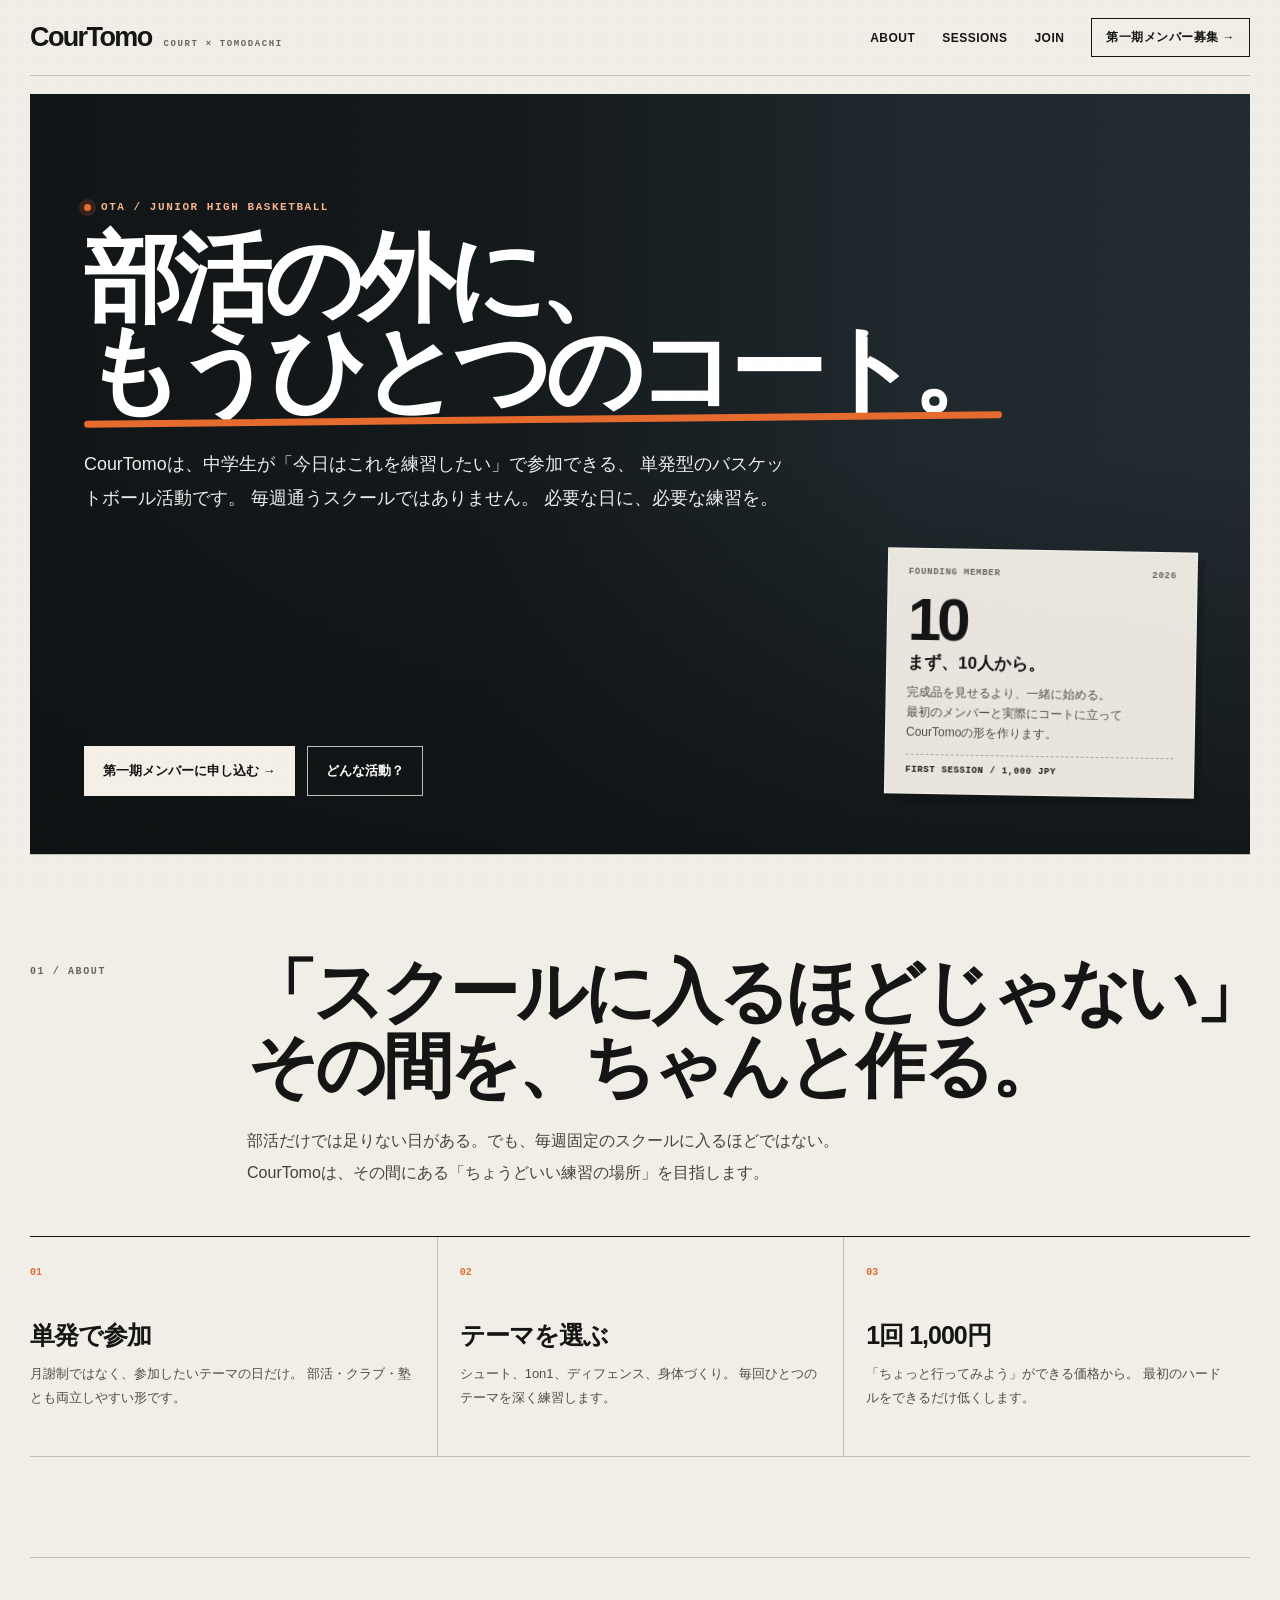
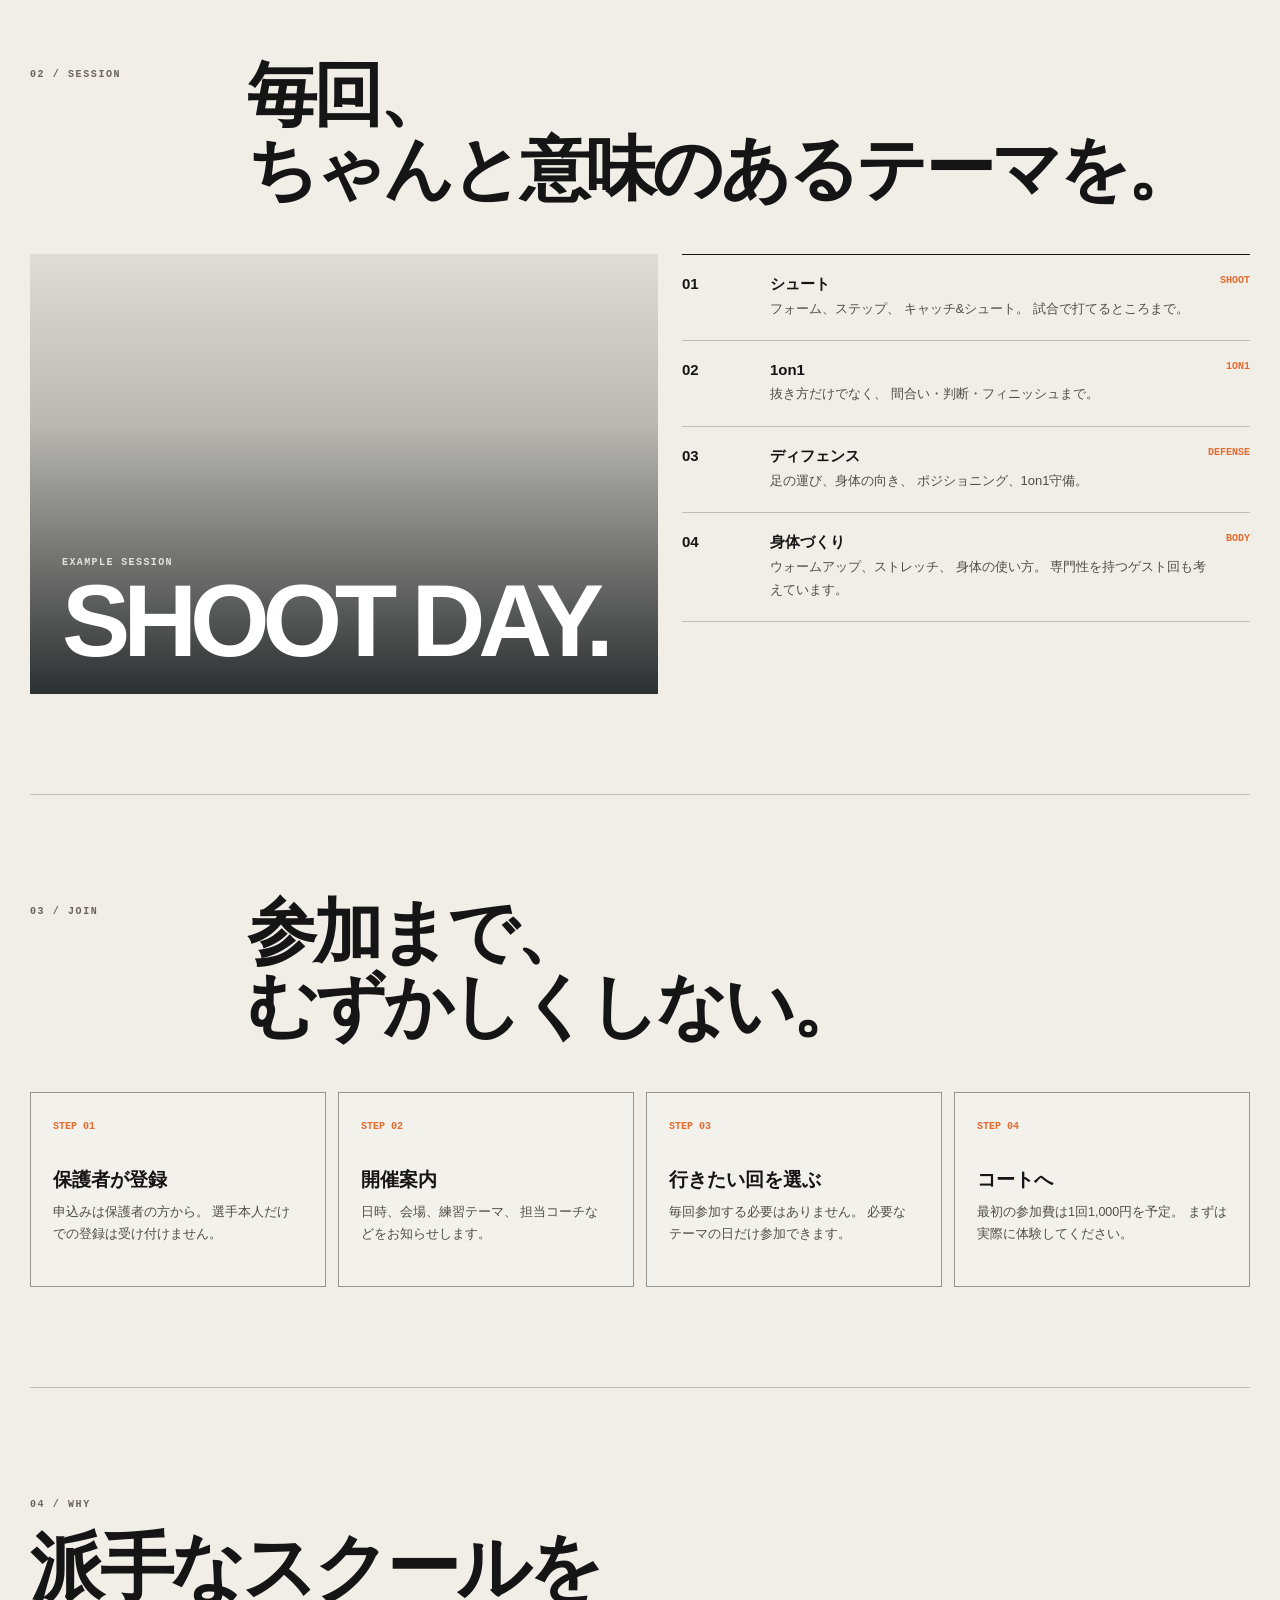
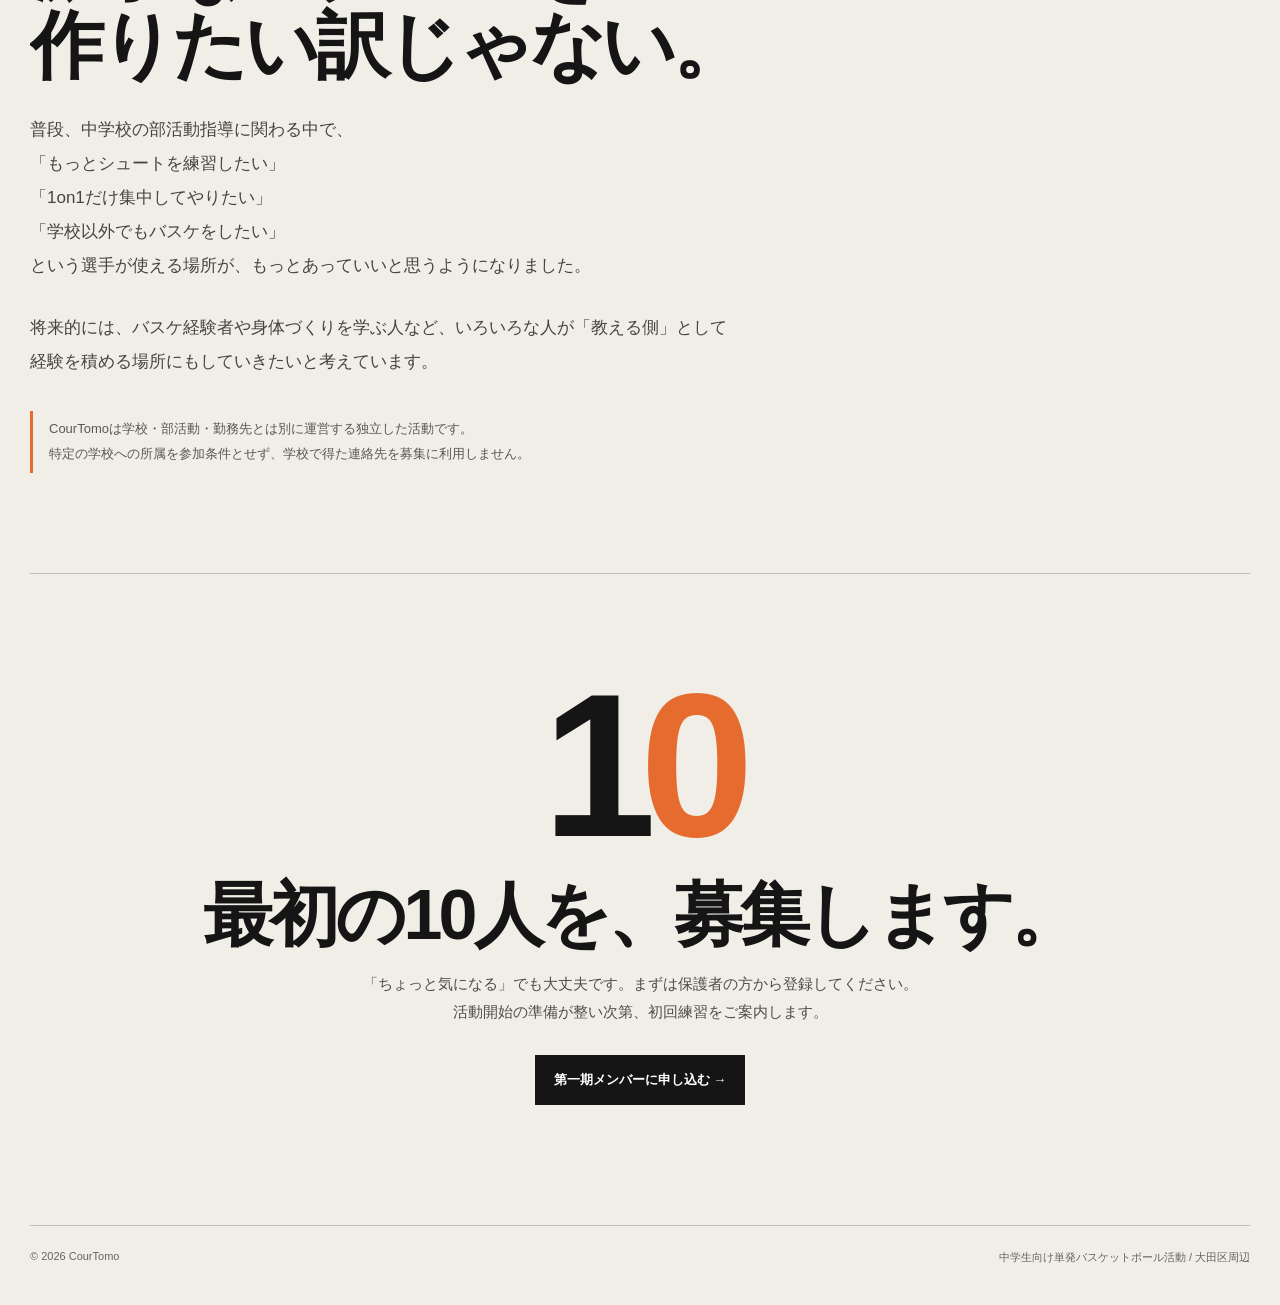
<file: index.html>
<!doctype html>
<html lang="ja">
<head>
  <meta charset="utf-8">
  <meta name="viewport" content="width=device-width, initial-scale=1">
  <meta name="theme-color" content="#f1eee7">

  <title>CourTomo | 部活の外に、もうひとつのコート。</title>

  <meta
    name="description"
    content="中学生向け・単発参加型バスケットボール活動 CourTomo。必要な日に、必要な練習を。"
  >

  <link rel="stylesheet" href="style.css">
</head>

<body>

<div class="site">

  <!-- HEADER -->
  <header class="topbar">

    <a class="brand" href="index.html">
      CourTomo
      <span>COURT × TOMODACHI</span>
    </a>

    <nav class="nav">
      <a href="#about">ABOUT</a>
      <a href="#sessions">SESSIONS</a>
      <a href="#join">JOIN</a>

      <a class="pill" href="apply.html">
        第一期メンバー募集 →
      </a>
    </nav>

  </header>


  <main>

    <!-- HERO -->
    <section class="hero">

      <div class="hero-inner">

        <div class="eyebrow">
          <span class="dot"></span>
          OTA / JUNIOR HIGH BASKETBALL
        </div>

        <h1>
          部活の外に、
          <span class="underline">
            もうひとつのコート。
          </span>
        </h1>

        <p class="lead">
          CourTomoは、中学生が「今日はこれを練習したい」で参加できる、
          単発型のバスケットボール活動です。
          毎週通うスクールではありません。
          必要な日に、必要な練習を。
        </p>


        <div class="hero-bottom">

          <div class="hero-actions">

            <a class="btn light" href="apply.html">
              第一期メンバーに申し込む →
            </a>

            <a class="btn ghost" href="#about">
              どんな活動？
            </a>

          </div>


          <aside class="ticket">

            <div class="ticket-top">
              <span>FOUNDING MEMBER</span>
              <span>2026</span>
            </div>

            <div class="ticket-num">
              10
            </div>

            <b>まず、10人から。</b>

            <p>
              完成品を見せるより、一緒に始める。<br>最初のメンバーと実際にコートに立って<br>CourTomoの形を作ります。
            </p>

            <div class="ticket-foot">
              FIRST SESSION / 1,000 JPY
            </div>

          </aside>

        </div>

      </div>

    </section>



    <!-- ABOUT -->
    <section class="section reveal" id="about">

      <div class="section-head">

        <div class="kicker">
          01 / ABOUT
        </div>

        <div>

          <h2>
            「スクールに入るほどじゃない」<br>その間を、ちゃんと作る。
          </h2>

          <p class="section-copy">
            部活だけでは足りない日がある。でも、毎週固定のスクールに入るほどではない。<br>CourTomoは、その間にある「ちょうどいい練習の場所」を目指します。
          </p>

        </div>

      </div>


      <div class="features">

        <article class="feature">

          <span class="feature-num">
            01
          </span>

          <h3>
            単発で参加
          </h3>

          <p>
            月謝制ではなく、参加したいテーマの日だけ。
            部活・クラブ・塾とも両立しやすい形です。
          </p>

        </article>


        <article class="feature">

          <span class="feature-num">
            02
          </span>

          <h3>
            テーマを選ぶ
          </h3>

          <p>
            シュート、1on1、ディフェンス、身体づくり。
            毎回ひとつのテーマを深く練習します。
          </p>

        </article>


        <article class="feature">

          <span class="feature-num">
            03
          </span>

          <h3>
            1回 1,000円
          </h3>

          <p>
            「ちょっと行ってみよう」ができる価格から。
            最初のハードルをできるだけ低くします。
          </p>

        </article>

      </div>

    </section>



    <!-- SESSION -->
    <section
      class="section reveal"
      id="sessions"
    >

      <div class="section-head">

        <div class="kicker">
          02 / SESSION
        </div>

        <div>

          <h2>
            毎回、ちゃんと意味のあるテーマを。
          </h2>

        </div>

      </div>


      <div class="session-grid">

        <div class="photo-banner">

          <div class="photo-banner-copy">

            <div class="small">
              EXAMPLE SESSION
            </div>

            <div class="big">
              SHOOT DAY.
            </div>

          </div>

        </div>


        <div class="sessions">

          <div class="session">

            <b>01</b>

            <div>

              <strong>
                シュート
              </strong>

              <p>
                フォーム、ステップ、
                キャッチ&シュート。
                試合で打てるところまで。
              </p>

            </div>

            <em>
              SHOOT
            </em>

          </div>


          <div class="session">

            <b>02</b>

            <div>

              <strong>
                1on1
              </strong>

              <p>
                抜き方だけでなく、
                間合い・判断・フィニッシュまで。
              </p>

            </div>

            <em>
              1ON1
            </em>

          </div>


          <div class="session">

            <b>03</b>

            <div>

              <strong>
                ディフェンス
              </strong>

              <p>
                足の運び、身体の向き、
                ポジショニング、1on1守備。
              </p>

            </div>

            <em>
              DEFENSE
            </em>

          </div>


          <div class="session">

            <b>04</b>

            <div>

              <strong>
                身体づくり
              </strong>

              <p>
                ウォームアップ、ストレッチ、
                身体の使い方。
                専門性を持つゲスト回も考えています。
              </p>

            </div>

            <em>
              BODY
            </em>

          </div>

        </div>

      </div>

    </section>



    <!-- JOIN -->
    <section
      class="section reveal"
      id="join"
    >

      <div class="section-head">

        <div class="kicker">
          03 / JOIN
        </div>

        <div>

          <h2>
            参加まで、むずかしくしない。
          </h2>

        </div>

      </div>


      <div class="flow">

        <div class="step">

          <i>
            STEP 01
          </i>

          <b>
            保護者が登録
          </b>

          <p>
            申込みは保護者の方から。
            選手本人だけでの登録は受け付けません。
          </p>

        </div>


        <div class="step">

          <i>
            STEP 02
          </i>

          <b>
            開催案内
          </b>

          <p>
            日時、会場、練習テーマ、
            担当コーチなどをお知らせします。
          </p>

        </div>


        <div class="step">

          <i>
            STEP 03
          </i>

          <b>
            行きたい回を選ぶ
          </b>

          <p>
            毎回参加する必要はありません。
            必要なテーマの日だけ参加できます。
          </p>

        </div>


        <div class="step">

          <i>
            STEP 04
          </i>

          <b>
            コートへ
          </b>

          <p>
            最初の参加費は1回1,000円を予定。
            まずは実際に体験してください。
          </p>

        </div>

      </div>

    </section>



    <!-- WHY -->
    <section
      class="section reveal editorial-wrap"
    >

      <div class="editorial single">

        <div class="editorial-copy">

          <div class="kicker">
            04 / WHY
          </div>

          <h2>
            派手なスクールを
            <h2>
              作りたい訳じゃない。
            </h2>
          </h2>
  
          <p>
            普段、中学校の部活動指導に関わる中で、<br>「もっとシュートを練習したい」<br>「1on1だけ集中してやりたい」<br>「学校以外でもバスケをしたい」<br>という選手が使える場所が、もっとあっていいと思うようになりました。
          </p>

          <p>
            将来的には、バスケ経験者や身体づくりを学ぶ人など、いろいろな人が「教える側」として<br>経験を積める場所にもしていきたいと考えています。
          </p>

          <div class="rule">
            CourTomoは学校・部活動・勤務先とは別に運営する独立した活動です。<br>特定の学校への所属を参加条件とせず、学校で得た連絡先を募集に利用しません。
          </div>

        </div>

      </div>

    </section>



    <!-- FIRST 10 -->
    <section class="first reveal">

      <div class="count">
        1<span>0</span>
      </div>

      <h2>
        最初の10人を、募集します。
      </h2>

      <p>
        「ちょっと気になる」でも大丈夫です。まずは保護者の方から登録してください。<br>活動開始の準備が整い次第、初回練習をご案内します。
      </p>

      <a
        class="btn dark"
        href="apply.html"
      >
        第一期メンバーに申し込む →
      </a>

    </section>

  </main>



  <!-- FOOTER -->
  <footer>

    <span>
      © 2026 CourTomo
    </span>

    <span>
      中学生向け単発バスケットボール活動 / 大田区周辺
    </span>

  </footer>

</div>



<script>
const observer = new IntersectionObserver(
  entries => {
    entries.forEach(entry => {
      if (entry.isIntersecting) {
        entry.target.classList.add("in");
        observer.unobserve(entry.target);
      }
    });
  },
  {
    threshold: 0.1
  }
);

document
  .querySelectorAll(".reveal")
  .forEach(element => observer.observe(element));
</script>

</body>
</html>
</file>
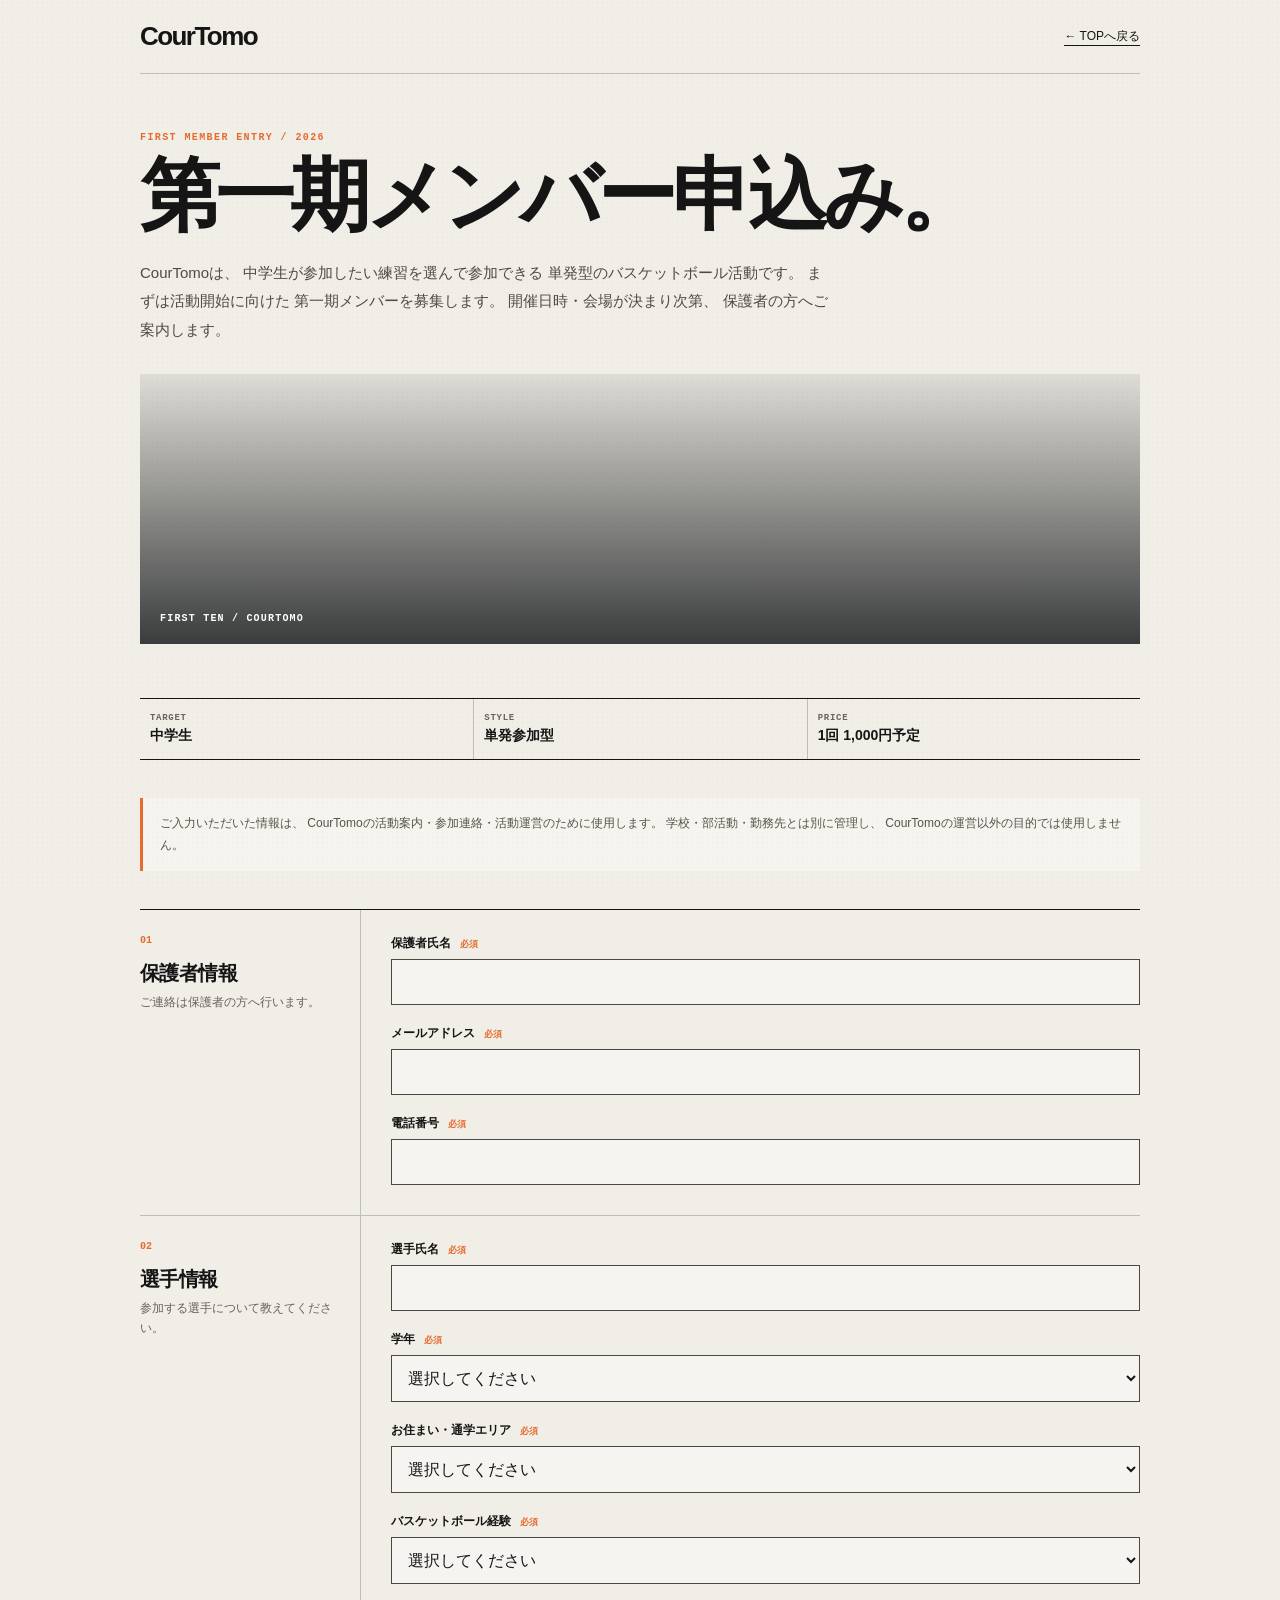
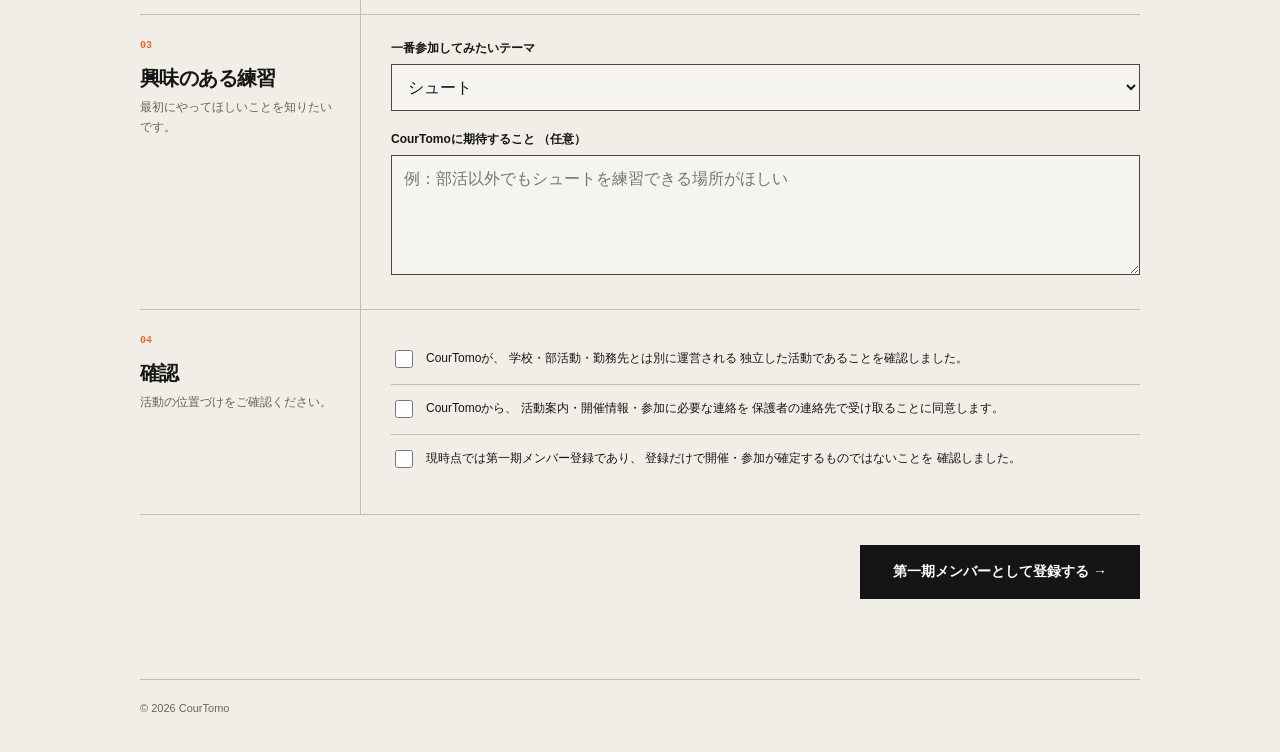
<file: apply.html>
<!doctype html>
<html lang="ja">

<head>

  <meta charset="utf-8">

  <meta
    name="viewport"
    content="width=device-width, initial-scale=1"
  >

  <meta
    name="theme-color"
    content="#f1eee7"
  >

  <title>
    第一期メンバー申込み | CourTomo
  </title>


  <style>

    :root {

      --bg: #f1eee7;
      --paper: #f8f5ee;
      --ink: #151515;
      --sub: #68645c;

      --line:
        rgba(21, 21, 21, 0.22);

      --orange:
        #e56b2f;

      --ease:
        cubic-bezier(.2, .75, .2, 1);

    }


    * {
      box-sizing: border-box;
    }


    html {
      scroll-behavior: smooth;
    }


    body {

      margin: 0;

      background: var(--bg);

      color: var(--ink);

      font-family:
        "Hiragino Sans",
        "Yu Gothic",
        "YuGothic",
        Meiryo,
        sans-serif;

      -webkit-font-smoothing:
        antialiased;

    }


    body::before {

      content: "";

      position: fixed;

      inset: 0;

      pointer-events: none;

      opacity: 0.12;

      background-image:
        radial-gradient(
          rgba(0, 0, 0, 0.32) 0.45px,
          transparent 0.55px
        );

      background-size:
        5px 5px;

      mix-blend-mode:
        multiply;

      z-index: 100;

    }


    ::selection {

      background:
        var(--orange);

      color:
        white;

    }


    a {
      color: inherit;
    }


    .site {

      width:
        min(
          1000px,
          calc(100% - 40px)
        );

      margin:
        auto;

    }



    /* HEADER */

    .topbar {

      height: 74px;

      border-bottom:
        1px solid var(--line);

      display:
        flex;

      justify-content:
        space-between;

      align-items:
        center;

    }


    .brand {

      text-decoration:
        none;

      font-size:
        26px;

      font-weight:
        900;

      letter-spacing:
        -0.06em;

    }


    .back {

      font-size:
        12px;

      text-decoration:
        none;

      border-bottom:
        1px solid currentColor;

    }



    /* INTRO */

    .intro {

      padding:
        58px 0 30px;

    }


    .eyebrow {

      margin-bottom:
        14px;

      font:
        700 10px monospace;

      letter-spacing:
        0.14em;

      color:
        var(--orange);

    }


    h1,
    h2 {

      word-break:
        keep-all;

      text-wrap:
        balance;

    }


    h1 {

      max-width:
        800px;

      margin: 0;

      font-size:
        clamp(
          46px,
          6.7vw,
          80px
        );

      line-height:
        0.97;

      letter-spacing:
        -0.06em;

    }


    .intro-text {

      max-width:
        690px;

      margin:
        24px 0 0;

      font-size:
        15px;

      line-height:
        1.9;

      color:
        #4e4a44;

    }



    /* PHOTO */

    .cover {

      position:
        relative;

      isolation:
        isolate;

      height:
        270px;

      margin-top:
        30px;

      overflow:
        hidden;

      display:
        flex;

      align-items:
        flex-end;

      color:
        white;

    }


    .cover::before {

      content: "";

      position:
        absolute;

      inset: 0;

      z-index:
        -2;

      background-image:
        url(
          "https://images.unsplash.com/photo-1768349027552-0b2b52b68c7c?auto=format&fit=crop&q=82&w=1600"
        );

      background-size:
        cover;

      background-position:
        center 45%;

      background-repeat:
        no-repeat;

    }


    .cover::after {

      content: "";

      position:
        absolute;

      inset: 0;

      z-index:
        -1;

      background:
        linear-gradient(
          0deg,
          rgba(12, 16, 18, 0.80),
          rgba(12, 16, 18, 0.08)
        );

    }


    .cover span {

      padding:
        20px;

      font:
        700 10px monospace;

      letter-spacing:
        0.12em;

    }



    /* BASIC INFO */

    .info {

      display:
        grid;

      grid-template-columns:
        repeat(3, 1fr);

      margin:
        24px 0 38px;

      border-top:
        1.4px solid var(--ink);

      border-bottom:
        1px solid var(--ink);

    }


    .info div {

      padding:
        14px 10px;

    }


    .info div + div {

      border-left:
        1px solid var(--line);

    }


    .info small {

      display:
        block;

      margin-bottom:
        3px;

      font:
        700 9px monospace;

      letter-spacing:
        0.08em;

      color:
        var(--sub);

    }


    .info b {

      font-size:
        14px;

    }



    /* NOTICE */

    .notice {

      margin-bottom:
        38px;

      padding:
        15px 17px;

      border-left:
        3px solid var(--orange);

      background:
        rgba(
          255,
          255,
          255,
          0.34
        );

      font-size:
        12px;

      line-height:
        1.8;

      color:
        #57534c;

    }



    /* FORM */

    form {

      display:
        grid;

      grid-template-columns:
        220px 1fr;

      border-top:
        1px solid var(--ink);

      padding-bottom:
        80px;

    }


    .side {

      padding:
        25px 24px 25px 0;

      border-bottom:
        1px solid var(--line);

    }


    .side-number {

      font:
        700 10px monospace;

      color:
        var(--orange);

    }


    .side h2 {

      margin:
        14px 0 6px;

      font-size:
        20px;

      letter-spacing:
        -0.03em;

    }


    .side p {

      margin: 0;

      font-size:
        11.5px;

      line-height:
        1.7;

      color:
        var(--sub);

    }


    .fields {

      padding:
        25px 0 30px 30px;

      border-left:
        1px solid var(--line);

      border-bottom:
        1px solid var(--line);

    }


    .field {

      margin-bottom:
        20px;

    }


    .field:last-child {

      margin-bottom:
        0;

    }


    label {

      display:
        block;

      margin-bottom:
        7px;

      font-size:
        12px;

      font-weight:
        800;

    }


    .required {

      margin-left:
        6px;

      font:
        700 9px monospace;

      color:
        var(--orange);

    }


    input,
    select,
    textarea {

      width:
        100%;

      padding:
        13px 12px;

      border:
        1px solid #4b4842;

      border-radius:
        0;

      background:
        rgba(
          255,
          255,
          255,
          0.35
        );

      color:
        var(--ink);

      font:
        inherit;

      font-size:
        16px;

      outline:
        none;

      transition:
        0.18s var(--ease);

    }


    input:focus,
    select:focus,
    textarea:focus {

      border-color:
        var(--orange);

      background:
        white;

      box-shadow:
        0 0 0 3px
        rgba(
          229,
          107,
          47,
          0.10
        );

    }


    textarea {

      min-height:
        120px;

      resize:
        vertical;

    }



    /* CHECKBOX */

    .check {

      display:
        flex;

      align-items:
        flex-start;

      gap:
        10px;

      padding:
        13px 0;

      border-top:
        1px solid var(--line);

    }


    .check:first-child {

      border-top:
        none;

    }


    .check input {

      width:
        18px;

      height:
        18px;

      margin-top:
        2px;

      flex:
        0 0 auto;

    }


    .check label {

      margin:
        0;

      font-weight:
        500;

      line-height:
        1.75;

    }



    /* SUBMIT */

    .submit-wrap {

      grid-column:
        1 / -1;

      padding-top:
        30px;

      display:
        flex;

      justify-content:
        flex-end;

    }


    button {

      min-width:
        280px;

      padding:
        17px 22px;

      border:
        1.4px solid var(--ink);

      background:
        var(--ink);

      color:
        white;

      font-size:
        14px;

      font-weight:
        900;

      cursor:
        pointer;

      transition:
        0.22s var(--ease);

    }


    button:hover {

      transform:
        translateY(-2px);

      box-shadow:
        0 7px 0
        rgba(
          21,
          21,
          21,
          0.08
        );

    }


    button:disabled {

      opacity:
        0.55;

      cursor:
        wait;

      transform:
        none;

      box-shadow:
        none;

    }



    /* SUCCESS */

    .success {

      display:
        none;

      margin:
        10px 0 75px;

      padding:
        34px;

      border:
        1.3px solid var(--ink);

      background:
        var(--paper);

    }


    .success-label {

      margin-bottom:
        10px;

      font:
        700 10px monospace;

      letter-spacing:
        0.12em;

      color:
        var(--orange);

    }


    .success h2 {

      margin:
        0 0 14px;

      font-size:
        clamp(
          30px,
          5vw,
          48px
        );

      letter-spacing:
        -0.04em;

    }


    .success p {

      max-width:
        600px;

      margin:
        0;

      line-height:
        1.9;

      color:
        #4e4a44;

    }


    .success a {

      display:
        inline-block;

      margin-top:
        22px;

      font-weight:
        800;

    }



    /* ERROR */

    .error-message {

      display:
        none;

      grid-column:
        1 / -1;

      margin-top:
        20px;

      padding:
        14px 16px;

      border-left:
        3px solid #b3382c;

      background:
        rgba(179, 56, 44, 0.08);

      font-size:
        13px;

      line-height:
        1.7;

    }



    /* FOOTER */

    footer {

      padding:
        22px 0 38px;

      border-top:
        1px solid var(--line);

      font-size:
        11px;

      color:
        var(--sub);

    }



    /* MOBILE */

    @media (
      max-width: 760px
    ) {

      .site {

        width:
          min(
            100% - 28px,
            1000px
          );

      }


      .topbar {

        height:
          66px;

      }


      .brand {

        font-size:
          23px;

      }


      .intro {

        padding-top:
          43px;

      }


      h1 {

        font-size:
          clamp(
            43px,
            13vw,
            62px
          );

      }


      .cover {

        height:
          54vw;

        min-height:
          240px;

      }


      .info {

        grid-template-columns:
          1fr;

      }


      .info div + div {

        border-left:
          none;

        border-top:
          1px solid var(--line);

      }


      form {

        grid-template-columns:
          1fr;

      }


      .side {

        padding:
          24px 0 10px;

        border-bottom:
          none;

      }


      .fields {

        padding:
          7px 0 28px;

        border-left:
          none;

      }


      .submit-wrap {

        justify-content:
          stretch;

      }


      .submit-wrap button {

        width:
          100%;

        min-width:
          0;

      }

    }

  </style>

</head>



<body>


<div class="site">


  <!-- HEADER -->

  <header class="topbar">

    <a
      class="brand"
      href="index.html"
    >
      CourTomo
    </a>


    <a
      class="back"
      href="index.html"
    >
      ← TOPへ戻る
    </a>

  </header>



  <!-- INTRO -->

  <section class="intro">

    <div class="eyebrow">
      FIRST MEMBER ENTRY / 2026
    </div>


    <h1>
      第一期メンバー申込み。
    </h1>


    <p class="intro-text">

      CourTomoは、
      中学生が参加したい練習を選んで参加できる
      単発型のバスケットボール活動です。

      まずは活動開始に向けた
      第一期メンバーを募集します。

      開催日時・会場が決まり次第、
      保護者の方へご案内します。

    </p>


    <div class="cover">

      <span>
        FIRST TEN / COURTOMO
      </span>

    </div>

  </section>



  <!-- BASIC INFO -->

  <div class="info">

    <div>

      <small>
        TARGET
      </small>

      <b>
        中学生
      </b>

    </div>


    <div>

      <small>
        STYLE
      </small>

      <b>
        単発参加型
      </b>

    </div>


    <div>

      <small>
        PRICE
      </small>

      <b>
        1回 1,000円予定
      </b>

    </div>

  </div>



  <!-- PRIVACY NOTICE -->

  <div class="notice">

    ご入力いただいた情報は、
    CourTomoの活動案内・参加連絡・活動運営のために使用します。

    学校・部活動・勤務先とは別に管理し、
    CourTomoの運営以外の目的では使用しません。

  </div>



  <!-- FORM -->

  <form id="entryForm">


    <!-- GUARDIAN -->

    <div class="side">

      <div class="side-number">
        01
      </div>

      <h2>
        保護者情報
      </h2>

      <p>
        ご連絡は保護者の方へ行います。
      </p>

    </div>


    <div class="fields">

      <div class="field">

        <label>

          保護者氏名

          <span class="required">
            必須
          </span>

        </label>


        <input
          type="text"
          name="guardian"
          required
          autocomplete="name"
        >

      </div>


      <div class="field">

        <label>

          メールアドレス

          <span class="required">
            必須
          </span>

        </label>


        <input
          type="email"
          name="email"
          required
          autocomplete="email"
        >

      </div>


      <div class="field">

        <label>

          電話番号

          <span class="required">
            必須
          </span>

        </label>


        <input
          type="tel"
          name="phone"
          required
          autocomplete="tel"
        >

      </div>

    </div>



    <!-- PLAYER -->

    <div class="side">

      <div class="side-number">
        02
      </div>

      <h2>
        選手情報
      </h2>

      <p>
        参加する選手について教えてください。
      </p>

    </div>


    <div class="fields">

      <div class="field">

        <label>

          選手氏名

          <span class="required">
            必須
          </span>

        </label>


        <input
          type="text"
          name="player"
          required
        >

      </div>


      <div class="field">

        <label>

          学年

          <span class="required">
            必須
          </span>

        </label>


        <select
          name="grade"
          required
        >

          <option value="">
            選択してください
          </option>

          <option value="中学1年">
            中学1年
          </option>

          <option value="中学2年">
            中学2年
          </option>

          <option value="中学3年">
            中学3年
          </option>

        </select>

      </div>


      <div class="field">

        <label>

          お住まい・通学エリア

          <span class="required">
            必須
          </span>

        </label>


        <select
          name="area"
          required
        >

          <option value="">
            選択してください
          </option>

          <option value="大田区">
            大田区
          </option>

          <option value="品川区">
            品川区
          </option>

          <option value="川崎市">
            川崎市
          </option>

          <option value="その他">
            その他
          </option>

        </select>

      </div>


      <div class="field">

        <label>

          バスケットボール経験

          <span class="required">
            必須
          </span>

        </label>


        <select
          name="experience"
          required
        >

          <option value="">
            選択してください
          </option>

          <option value="未経験〜1年未満">
            未経験〜1年未満
          </option>

          <option value="1〜2年">
            1〜2年
          </option>

          <option value="2〜4年">
            2〜4年
          </option>

          <option value="4年以上">
            4年以上
          </option>

        </select>

      </div>

    </div>



    <!-- INTEREST -->

    <div class="side">

      <div class="side-number">
        03
      </div>

      <h2>
        興味のある練習
      </h2>

      <p>
        最初にやってほしいことを知りたいです。
      </p>

    </div>


    <div class="fields">

      <div class="field">

        <label>
          一番参加してみたいテーマ
        </label>


        <select
          name="theme"
        >

          <option value="シュート">
            シュート
          </option>

          <option value="1on1">
            1on1
          </option>

          <option value="ディフェンス">
            ディフェンス
          </option>

          <option value="身体づくり・ストレッチ">
            身体づくり・ストレッチ
          </option>

          <option value="ゲーム形式">
            ゲーム形式
          </option>

          <option value="まだ決めていない">
            まだ決めていない
          </option>

        </select>

      </div>


      <div class="field">

        <label>

          CourTomoに期待すること
          （任意）

        </label>


        <textarea
          name="message"
          placeholder="例：部活以外でもシュートを練習できる場所がほしい"
        ></textarea>

      </div>

    </div>



    <!-- CONFIRM -->

    <div class="side">

      <div class="side-number">
        04
      </div>

      <h2>
        確認
      </h2>

      <p>
        活動の位置づけをご確認ください。
      </p>

    </div>


    <div class="fields">


      <div class="check">

        <input
          id="confirm1"
          type="checkbox"
          required
        >


        <label for="confirm1">

          CourTomoが、
          学校・部活動・勤務先とは別に運営される
          独立した活動であることを確認しました。

        </label>

      </div>


      <div class="check">

        <input
          id="confirm2"
          type="checkbox"
          required
        >


        <label for="confirm2">

          CourTomoから、
          活動案内・開催情報・参加に必要な連絡を
          保護者の連絡先で受け取ることに同意します。

        </label>

      </div>


      <div class="check">

        <input
          id="confirm3"
          type="checkbox"
          required
        >


        <label for="confirm3">

          現時点では第一期メンバー登録であり、
          登録だけで開催・参加が確定するものではないことを
          確認しました。

        </label>

      </div>

    </div>



    <!-- SUBMIT -->

    <div class="submit-wrap">

      <button
        id="submitButton"
        type="submit"
      >

        第一期メンバーとして登録する →

      </button>

    </div>



    <!-- ERROR -->

    <div
      class="error-message"
      id="errorMessage"
    >

      送信に失敗しました。

      通信環境をご確認のうえ、
      もう一度お試しください。

    </div>


  </form>



  <!-- SUCCESS -->

  <section
    class="success"
    id="success"
  >

    <div class="success-label">

      ENTRY RECEIVED

    </div>


    <h2>
      登録を受け付けました。
    </h2>


    <p>

      CourTomo第一期メンバーへの
      ご登録ありがとうございます。

      開催日時・会場などの準備が整い次第、
      ご登録いただいた連絡先へご案内します。

    </p>


    <a href="index.html">

      CourTomoトップへ戻る →

    </a>

  </section>



  <!-- FOOTER -->

  <footer>

    © 2026 CourTomo

  </footer>


</div>



<script>

  const WEB_APP_URL =
    "https://script.google.com/macros/s/AKfycby92fsrKSr2PVrUVGugRvyVbhfQcpYayKpEealuZ01_SQvJjuHPIGbqXecCdXeirodfjg/exec";


  const form =
    document.getElementById(
      "entryForm"
    );


  const submitButton =
    document.getElementById(
      "submitButton"
    );


  const success =
    document.getElementById(
      "success"
    );


  const errorMessage =
    document.getElementById(
      "errorMessage"
    );


  form.addEventListener(
    "submit",
    async function(event) {

      event.preventDefault();


      errorMessage.style.display =
        "none";


      submitButton.disabled =
        true;


      submitButton.textContent =
        "送信中...";


      const formData =
        new FormData(form);


      const params =
        new URLSearchParams();


      for (
        const [key, value]
        of formData.entries()
      ) {

        params.append(
          key,
          value
        );

      }


      try {

        await fetch(
          WEB_APP_URL,
          {

            method:
              "POST",

            mode:
              "no-cors",

            headers: {

              "Content-Type":
                "application/x-www-form-urlencoded"

            },

            body:
              params.toString()

          }
        );


        form.style.display =
          "none";


        success.style.display =
          "block";


        window.scrollTo({

          top:
            0,

          behavior:
            "smooth"

        });


      } catch (error) {


        console.error(
          error
        );


        errorMessage.style.display =
          "block";


        submitButton.disabled =
          false;


        submitButton.textContent =
          "第一期メンバーとして登録する →";

      }

    }
  );

</script>


</body>

</html>
</file>
<file: style.css>
:root {
  --bg: #f1eee7;
  --paper: #f8f5ee;
  --ink: #151515;
  --sub: #68645c;
  --line: rgba(21, 21, 21, 0.22);

  --orange: #e56b2f;
  --deep: #173846;

  --ease: cubic-bezier(.2, .75, .2, 1);
}


/* ------------------------------
   RESET
------------------------------ */

* {
  box-sizing: border-box;
}

html {
  scroll-behavior: smooth;
}

body {
  margin: 0;

  background: var(--bg);
  color: var(--ink);

  font-family:
    "Hiragino Sans",
    "Yu Gothic",
    "YuGothic",
    Meiryo,
    sans-serif;

  -webkit-font-smoothing: antialiased;

  overflow-x: hidden;
}


/* 紙のような質感 */

body::before {
  content: "";

  position: fixed;

  inset: 0;

  z-index: 50;

  pointer-events: none;

  opacity: 0.12;

  background-image:
    radial-gradient(
      rgba(0, 0, 0, 0.32) 0.45px,
      transparent 0.55px
    );

  background-size: 5px 5px;

  mix-blend-mode: multiply;
}


::selection {
  background: var(--orange);
  color: white;
}


a {
  color: inherit;
}


.site {
  width: min(
    1220px,
    calc(100% - 42px)
  );

  margin: auto;
}



/* ------------------------------
   HEADER
------------------------------ */

.topbar {
  height: 76px;

  display: flex;

  align-items: center;

  justify-content: space-between;

  border-bottom:
    1px solid var(--line);

  position: relative;

  z-index: 10;
}


.brand {
  display: flex;

  align-items: baseline;

  gap: 12px;

  text-decoration: none;

  font-weight: 900;

  font-size: 27px;

  letter-spacing: -0.06em;
}


.brand span {
  font:
    700 9px/1 monospace;

  letter-spacing: 0.18em;

  color: var(--sub);
}


.nav {
  display: flex;

  align-items: center;

  gap: 27px;
}


.nav a {
  text-decoration: none;

  font-size: 12px;

  font-weight: 800;

  letter-spacing: 0.04em;
}


.pill {
  padding:
    10px 14px;

  border:
    1px solid var(--ink);

  transition:
    0.22s var(--ease);
}


.pill:hover {
  background:
    var(--ink);

  color:
    white;
}



/* ------------------------------
   HERO
------------------------------ */

.hero {
  position: relative;

  isolation: isolate;

  min-height: 760px;

  margin-top: 18px;

  display: flex;

  align-items: flex-end;

  overflow: hidden;

  background: #263238;
}


/* 背景画像 */

.hero::before {
  content: "";

  position: absolute;

  inset: 0;

  z-index: -3;

  background-image:
    url(
      "https://images.unsplash.com/photo-1768349027552-0b2b52b68c7c?auto=format&fit=crop&q=84&w=2000"
    );

  background-size: cover;

  background-position:
    center 44%;

  background-repeat: no-repeat;

  transform:
    scale(1.01);
}


/* 文字を読みやすくする暗幕 */

.hero::after {
  content: "";

  position: absolute;

  inset: 0;

  z-index: -2;

  background:
    linear-gradient(
      90deg,
      rgba(15, 18, 19, 0.90) 0%,
      rgba(15, 18, 19, 0.78) 38%,
      rgba(15, 18, 19, 0.30) 72%,
      rgba(15, 18, 19, 0.20) 100%
    ),
    linear-gradient(
      0deg,
      rgba(15, 18, 19, 0.80) 0%,
      transparent 52%
    );
}


.hero-inner {
  width: 100%;

  padding:
    72px 54px 58px;

  color: white;

  position: relative;

  z-index: 2;
}


.eyebrow {
  display: flex;

  align-items: center;

  gap: 10px;

  margin-bottom: 20px;

  font:
    700 11px/1 monospace;

  letter-spacing: 0.14em;

  color: #f7b28e;
}


.dot {
  width: 7px;

  height: 7px;

  border-radius: 50%;

  background:
    var(--orange);

  box-shadow:
    0 0 0 5px
    rgba(229, 107, 47, 0.17);
}


/* 日本語を不自然な位置で切らない */

h1,
h2,
h3 {
  word-break: keep-all;

  overflow-wrap: normal;

  text-wrap: balance;
}


h1 {
  margin: 0;

  max-width: 920px;

  font-size:
    clamp(
      52px,
      7.6vw,
      110px
    );

  line-height: 0.94;

  letter-spacing:
    -0.07em;
}


.underline {
  position: relative;

  display: inline-block;

  white-space: nowrap;
}


.underline::after {
  content: "";

  position: absolute;

  left: 0;

  right: 0;

  bottom: -8px;

  height: 7px;

  background:
    var(--orange);

  border-radius:
    999px;

  transform:
    rotate(-0.6deg);
}


.lead {
  max-width: 700px;

  margin:
    32px 0 0;

  font-size:
    clamp(
      16px,
      1.4vw,
      20px
    );

  line-height: 1.9;

  color:
    rgba(
      255,
      255,
      255,
      0.92
    );
}


.hero-bottom {
  display: flex;

  justify-content:
    space-between;

  align-items:
    flex-end;

  gap: 34px;

  margin-top: 34px;
}


.hero-actions {
  display: flex;

  flex-wrap: wrap;

  gap: 12px;
}



/* ------------------------------
   BUTTON
------------------------------ */

.btn {
  display:
    inline-flex;

  align-items:
    center;

  gap: 10px;

  padding:
    15px 18px;

  border:
    1.4px solid currentColor;

  text-decoration:
    none;

  font-size:
    13px;

  font-weight:
    900;

  transition:
    0.22s var(--ease);
}


.btn.light {
  background:
    #f4f0e8;

  color:
    #141414;

  border-color:
    #f4f0e8;
}


.btn.ghost {
  color:
    white;

  border-color:
    rgba(
      255,
      255,
      255,
      0.72
    );
}


.btn.dark {
  background:
    var(--ink);

  color:
    white;

  border-color:
    var(--ink);
}


.btn:hover {
  transform:
    translateY(-2px);

  box-shadow:
    0 7px 0
    rgba(
      0,
      0,
      0,
      0.14
    );
}



/* ------------------------------
   FIRST 10 CARD
------------------------------ */

.ticket {
  width: 310px;

  flex:
    0 0 310px;

  padding:
    18px 20px;

  background:
    rgba(
      246,
      242,
      233,
      0.94
    );

  color:
    var(--ink);

  border:
    1px solid
    rgba(
      255,
      255,
      255,
      0.42
    );

  box-shadow:
    7px 8px 0
    rgba(
      0,
      0,
      0,
      0.16
    );

  transform:
    rotate(1deg);

  backdrop-filter:
    blur(7px);
}


.ticket-top {
  display:
    flex;

  justify-content:
    space-between;

  font:
    700 9px monospace;

  letter-spacing:
    0.08em;

  color:
    var(--sub);
}


.ticket-num {
  margin:
    13px 0 1px;

  font-size:
    60px;

  font-weight:
    900;

  line-height:
    1;

  letter-spacing:
    -0.07em;
}


.ticket b {
  font-size:
    17px;
}


.ticket p {
  margin:
    8px 0 12px;

  font-size:
    12px;

  line-height:
    1.68;

  color:
    #504c45;
}


.ticket-foot {
  padding-top:
    10px;

  border-top:
    1px dashed
    rgba(
      21,
      21,
      21,
      0.30
    );

  font:
    700 9px monospace;

  letter-spacing:
    0.07em;
}



/* ------------------------------
   GENERAL SECTION
------------------------------ */

.section {
  padding:
    100px 0;

  border-top:
    1px solid var(--line);
}


.section-head {
  display:
    grid;

  grid-template-columns:
    0.32fr 1.68fr;

  gap: 26px;

  margin-bottom:
    48px;
}


.kicker {
  padding-top:
    10px;

  font:
    700 10px/1.3 monospace;

  letter-spacing:
    0.16em;

  color:
    var(--sub);
}


h2 {
  margin: 0;

  max-width:
    940px;

  font-size:
    clamp(
      38px,
      5.5vw,
      70px
    );

  line-height:
    1.06;

  letter-spacing:
    -0.055em;
}


.section-copy {
  max-width:
    720px;

  margin:
    22px 0 0;

  font-size:
    16px;

  line-height:
    1.95;

  color:
    #45423d;
}



/* ------------------------------
   FEATURES
------------------------------ */

.features {
  display:
    grid;

  grid-template-columns:
    repeat(
      3,
      1fr
    );

  border-top:
    1.4px solid
    var(--ink);
}


.feature {
  min-height:
    220px;

  padding:
    24px 20px 28px 0;

  border-bottom:
    1px solid
    var(--line);
}


.feature + .feature {
  padding-left:
    22px;

  border-left:
    1px solid
    var(--line);
}


.feature-num {
  font:
    700 10px monospace;

  color:
    var(--orange);
}


.feature h3 {
  margin:
    40px 0 10px;

  font-size:
    25px;

  letter-spacing:
    -0.04em;
}


.feature p {
  margin: 0;

  font-size:
    13px;

  line-height:
    1.85;

  color:
    #514d47;
}



/* ------------------------------
   SESSION PHOTO
------------------------------ */

.session-grid {
  display:
    grid;

  grid-template-columns:
    1.05fr 0.95fr;

  gap:
    24px;
}


.photo-banner {
  position:
    relative;

  isolation:
    isolate;

  height:
    440px;

  overflow:
    hidden;

  display:
    flex;

  align-items:
    flex-end;

  color:
    white;
}


/* 背景画像 */

.photo-banner::before {
  content: "";

  position:
    absolute;

  inset:
    0;

  z-index:
    -2;

  background-image:
    url(
      "https://images.unsplash.com/photo-1759694390162-bf13852b2650?auto=format&fit=crop&q=82&w=1800"
    );

  background-size:
    cover;

  background-position:
    center 43%;

  background-repeat:
    no-repeat;
}


/* 下側暗幕 */

.photo-banner::after {
  content: "";

  position:
    absolute;

  inset:
    0;

  z-index:
    -1;

  background:
    linear-gradient(
      0deg,
      rgba(
        12,
        16,
        18,
        0.86
      )
      0%,
      rgba(
        12,
        16,
        18,
        0.24
      )
      62%,
      rgba(
        12,
        16,
        18,
        0.08
      )
      100%
    );
}


.photo-banner-copy {
  padding:
    30px 32px;

  position:
    relative;

  z-index:
    2;
}


.photo-banner .small {
  margin-bottom:
    10px;

  font:
    700 10px monospace;

  letter-spacing:
    0.14em;

  opacity:
    0.8;
}


.photo-banner .big {
  font-size:
    clamp(
      58px,
      8vw,
      110px
    );

  font-weight:
    900;

  letter-spacing:
    -0.07em;

  line-height:
    0.84;
}



/* ------------------------------
   SESSION LIST
------------------------------ */

.sessions {
  border-top:
    1.4px solid
    var(--ink);
}


.session {
  display:
    grid;

  grid-template-columns:
    72px 1fr auto;

  gap:
    16px;

  padding:
    20px 0;

  border-bottom:
    1px solid
    var(--line);

  transition:
    0.2s var(--ease);
}


.session:hover {
  padding-left:
    8px;

  background:
    rgba(
      255,
      255,
      255,
      0.25
    );
}


.session b {
  font-size:
    15px;
}


.session strong {
  font-size:
    15px;
}


.session p {
  margin:
    4px 0 0;

  font-size:
    13px;

  line-height:
    1.72;

  color:
    #514d47;
}


.session em {
  font-style:
    normal;

  font:
    700 10px monospace;

  color:
    var(--orange);
}



/* ------------------------------
   FLOW
------------------------------ */

.flow {
  display:
    grid;

  grid-template-columns:
    repeat(
      4,
      1fr
    );

  gap:
    12px;
}


.step {
  min-height:
    195px;

  padding:
    22px;

  border:
    1px solid
    rgba(
      21,
      21,
      21,
      0.42
    );

  background:
    rgba(
      255,
      255,
      255,
      0.14
    );
}


.step i {
  font-style:
    normal;

  font:
    700 10px monospace;

  color:
    var(--orange);
}


.step b {
  display:
    block;

  margin:
    34px 0 8px;

  font-size:
    19px;
}


.step p {
  margin:
    0;

  font-size:
    12.5px;

  line-height:
    1.78;

  color:
    #514d47;
}



/* ------------------------------
   WHY
------------------------------ */

.editorial-wrap {
  position:
    relative;

  isolation:
    isolate;

  overflow:
    hidden;
}


/* 薄い背景写真 */

.editorial-wrap::before {
  content: "";

  position:
    absolute;

  right:
    -120px;

  bottom:
    -100px;

  z-index:
    -2;

  width:
    560px;

  height:
    560px;

  background-image:
    url(
      "https://images.unsplash.com/photo-1616353352910-15d970ac020b?auto=format&fit=crop&q=76&w=1100"
    );

  background-position:
    center;

  background-size:
    cover;

  opacity:
    0.10;

  filter:
    grayscale(0.8);

  clip-path:
    circle(
      50% at 50% 50%
    );
}


/* 左カード削除後 */

.editorial {
  display:
    grid;

  grid-template-columns:
    1fr;

  align-items:
    start;
}


.editorial.single {
  max-width:
    900px;
}


.editorial-copy {
  width:
    100%;
}


.editorial-copy .kicker {
  margin-bottom:
    18px;
}


.editorial-copy h2 {
  max-width:
    860px;

  font-size:
    clamp(
      44px,
      5.8vw,
      74px
    );
}


.editorial-copy p {
  max-width:
    850px;

  margin:
    28px 0 0;

  font-size:
    17px;

  line-height:
    2;

  color:
    #47433e;
}


.rule {
  max-width:
    850px;

  margin-top:
    32px;

  padding:
    6px 0 6px 16px;

  border-left:
    3px solid
    var(--orange);

  font-size:
    13px;

  line-height:
    1.9;

  color:
    #5b5750;
}



/* ------------------------------
   FIRST 10
------------------------------ */

.first {
  padding:
    110px 0 120px;

  text-align:
    center;

  border-top:
    1px solid
    var(--line);
}


.count {
  font-size:
    clamp(
      90px,
      16vw,
      210px
    );

  font-weight:
    900;

  line-height:
    0.8;

  letter-spacing:
    -0.08em;
}


.count span {
  color:
    var(--orange);
}


.first h2 {
  margin:
    30px auto 18px;
}


.first p {
  max-width:
    630px;

  margin:
    0 auto 28px;

  font-size:
    15px;

  line-height:
    1.9;

  color:
    #504c46;
}



/* ------------------------------
   FOOTER
------------------------------ */

footer {
  display:
    flex;

  justify-content:
    space-between;

  gap:
    25px;

  padding:
    24px 0 40px;

  border-top:
    1px solid
    var(--line);

  font-size:
    11px;

  color:
    var(--sub);
}



/* ------------------------------
   SCROLL ANIMATION
------------------------------ */

.reveal {
  opacity: 0;

  transform:
    translateY(18px);

  transition:
    opacity
    0.7s
    var(--ease),
    transform
    0.7s
    var(--ease);
}


.reveal.in {
  opacity:
    1;

  transform:
    none;
}



/* ------------------------------
   TABLET
------------------------------ */

@media (
  max-width:
  900px
) {

  .hero {
    min-height:
      720px;
  }


  .hero-inner {
    padding:
      58px 34px 38px;
  }


  .hero-bottom {
    display:
      block;
  }


  .ticket {
    width:
      100%;

    max-width:
      420px;

    margin-top:
      28px;
  }


  .section-head,
  .session-grid,
  .editorial {
    grid-template-columns:
      1fr;
  }


  .features {
    grid-template-columns:
      1fr;
  }


  .feature + .feature {
    padding-left:
      0;

    border-left:
      0;
  }


  .flow {
    grid-template-columns:
      1fr 1fr;
  }


  .nav a:not(.pill) {
    display:
      none;
  }

}



/* ------------------------------
   MOBILE
------------------------------ */

@media (
  max-width:
  620px
) {

  .site {
    width:
      min(
        100% - 28px,
        1220px
      );
  }


  .topbar {
    height:
      66px;
  }


  .brand {
    font-size:
      23px;
  }


  .brand span {
    display:
      none;
  }


  .hero {
    min-height:
      720px;

    margin-top:
      10px;
  }


  .hero::after {
    background:
      linear-gradient(
        0deg,
        rgba(
          13,
          16,
          17,
          0.94
        )
        0%,
        rgba(
          13,
          16,
          17,
          0.68
        )
        58%,
        rgba(
          13,
          16,
          17,
          0.26
        )
        100%
      );
  }


  .hero-inner {
    padding:
      44px 20px 30px;
  }


  h1 {
    font-size:
      clamp(
        42px,
        13vw,
        62px
      );
  }


  .underline {
    white-space:
      normal;
  }


  .underline::after {
    height:
      5px;

    bottom:
      -4px;
  }


  .lead {
    font-size:
      15px;
  }


  .section {
    padding:
      76px 0;
  }


  h2 {
    font-size:
      clamp(
        36px,
        10vw,
        50px
      );
  }


  .flow {
    grid-template-columns:
      1fr;
  }


  .photo-banner {
    height:
      62vw;

    min-height:
      340px;
  }


  .photo-banner-copy {
    padding:
      22px;
  }


  .session {
    grid-template-columns:
      54px 1fr;
  }


  .session em {
    display:
      none;
  }


  .editorial-copy h2 {
    font-size:
      clamp(
        39px,
        11vw,
        54px
      );
  }


  .editorial-copy p {
    font-size:
      16px;

    line-height:
      1.95;
  }


  .editorial-wrap::before {
    width:
      400px;

    height:
      400px;

    right:
      -200px;
  }


  .first {
    padding:
      82px 0 92px;
  }


  footer {
    display:
      block;

    line-height:
      1.8;
  }

}



/* ------------------------------
   ACCESSIBILITY
------------------------------ */

@media (
  prefers-reduced-motion:
  reduce
) {

  * {
    scroll-behavior:
      auto !important;
  }


  .reveal {
    opacity:
      1;

    transform:
      none;

    transition:
      none;
  }

}
</file>
